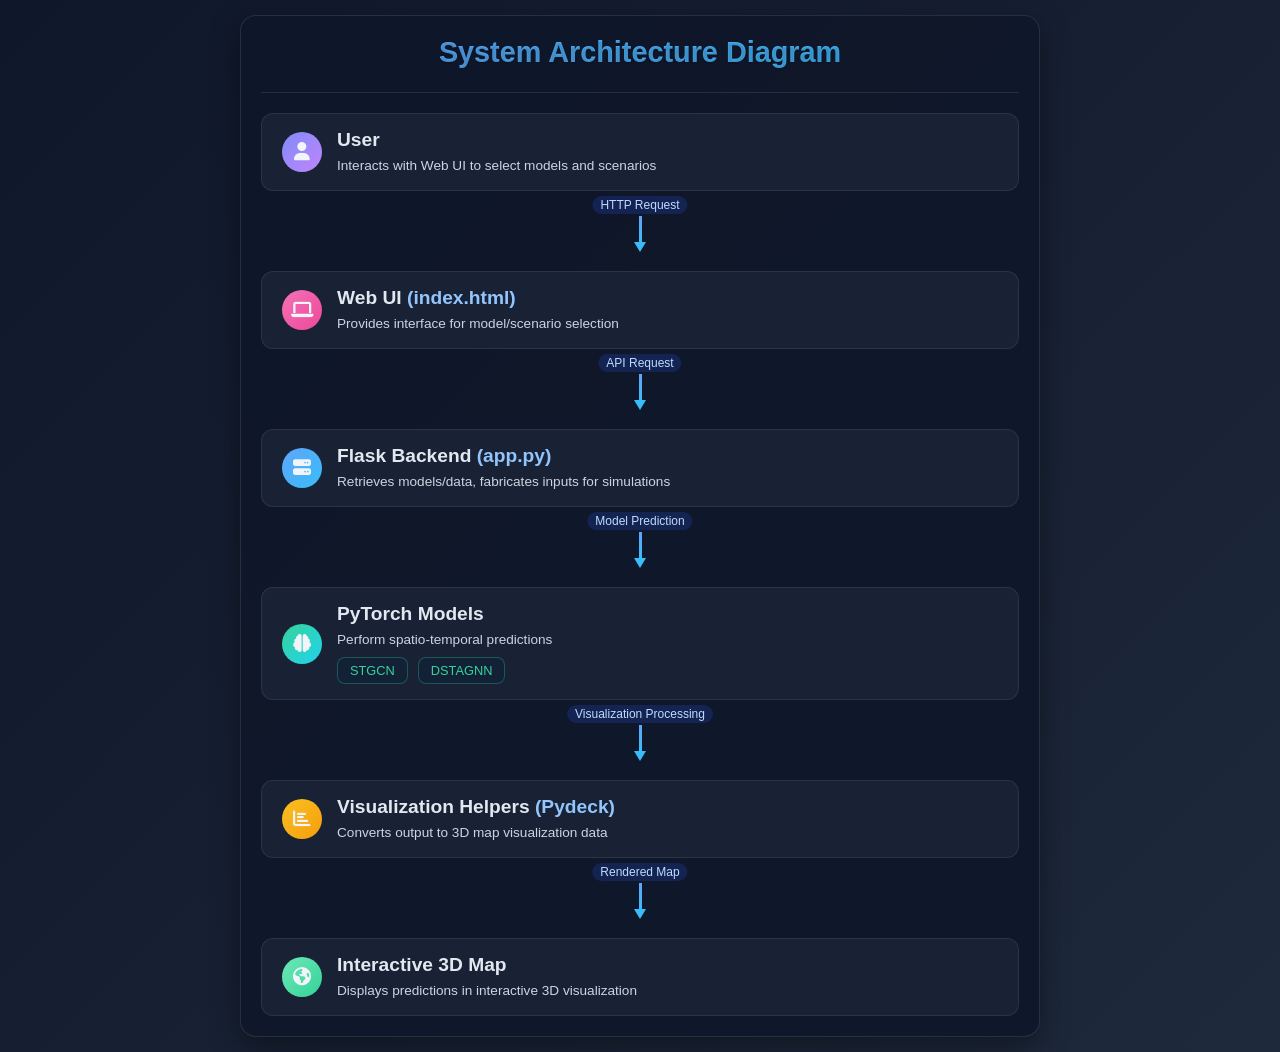
<file: templates/system_arch.html>
<!DOCTYPE html>
<html lang="en">
<head>
    <meta charset="UTF-8">
    <meta name="viewport" content="width=device-width, initial-scale=1.0">
    <title>System Architecture</title>
    <link rel="stylesheet" href="https://cdnjs.cloudflare.com/ajax/libs/font-awesome/6.4.0/css/all.min.css">
    <style>
        * { margin: 0; padding: 0; box-sizing: border-box; font-family: 'Segoe UI', Tahoma, Geneva, Verdana, sans-serif; }
        body { 
            background: linear-gradient(135deg, #0f172a, #1e293b); 
            color: #f1f5f9; 
            min-height: 100vh; 
            display: flex; 
            justify-content: center; 
            align-items: center; 
            padding: 15px; 
        }
        .container { 
            max-width: 800px; 
            width: 100%; 
            background: rgba(15, 23, 42, 0.9); 
            border-radius: 16px; 
            padding: 20px; 
            box-shadow: 0 10px 30px rgba(0,0,0,0.4); 
            border: 1px solid rgba(255,255,255,0.1); 
        }
        .header { 
            text-align: center; 
            margin-bottom: 20px; 
            padding-bottom: 15px; 
            border-bottom: 1px solid rgba(255,255,255,0.1); 
        }
        h1 { 
            font-size: 1.8rem; 
            margin-bottom: 8px; 
            background: linear-gradient(90deg, #60a5fa, #38bdf8); 
            -webkit-background-clip: text; 
            -webkit-text-fill-color: transparent; 
            text-shadow: 0 1px 2px rgba(0,0,0,0.2); 
        }
        .diagram { 
            display: flex; 
            flex-direction: column; 
            align-items: center; 
            gap: 25px; 
        }
        .component { 
            display: flex; 
            align-items: center; 
            gap: 15px; 
            padding: 15px 20px; 
            background: rgba(30, 41, 59, 0.7); 
            border-radius: 12px; 
            width: 100%; 
            border: 1px solid rgba(255,255,255,0.08); 
        }
        .icon { 
            width: 40px; 
            height: 40px; 
            border-radius: 50%; 
            display: flex; 
            justify-content: center; 
            align-items: center; 
            font-size: 18px; 
        }
        .user-icon { background: linear-gradient(135deg, #818cf8, #c084fc); }
        .ui-icon { background: linear-gradient(135deg, #f472b6, #ec4899); }
        .backend-icon { background: linear-gradient(135deg, #60a5fa, #38bdf8); }
        .model-icon { background: linear-gradient(135deg, #34d399, #22d3ee); }
        .viz-icon { background: linear-gradient(135deg, #fbbf24, #f59e0b); }
        .map-icon { background: linear-gradient(135deg, #6ee7b7, #34d399); }
        .content { flex: 1; }
        .title { 
            font-size: 1.2rem; 
            font-weight: 600; 
            margin-bottom: 5px; 
            color: #e2e8f0; 
        }
        .desc { 
            font-size: 0.85rem; 
            color: #cbd5e1; 
            line-height: 1.4; 
        }
        .arrow { 
            position: relative; 
            height: 30px; 
            width: 3px; 
            background: linear-gradient(to bottom, #60a5fa, #38bdf8); 
            margin: 0 auto; 
        }
        .arrow::after { 
            content: ""; 
            position: absolute; 
            bottom: -6px; 
            left: 50%; 
            transform: translateX(-50%); 
            border-left: 6px solid transparent; 
            border-right: 6px solid transparent; 
            border-top: 10px solid #38bdf8; 
        }
        .models { 
            display: flex; 
            gap: 10px; 
            margin-top: 8px; 
            flex-wrap: wrap; 
        }
        .model { 
            background: rgba(15, 34, 58, 0.6); 
            padding: 5px 12px; 
            border-radius: 8px; 
            font-size: 0.8rem; 
            color: #34d399; 
            border: 1px solid rgba(52, 211, 153, 0.3); 
        }
        .highlight { 
            color: #93c5fd; 
            font-weight: 600; 
        }
        .label { 
            position: absolute; 
            top: -20px; 
            left: 50%; 
            transform: translateX(-50%); 
            background: rgba(30, 64, 175, 0.3); 
            padding: 2px 8px; 
            border-radius: 10px; 
            font-size: 0.75rem; 
            color: #bfdbfe; 
            white-space: nowrap; 
        }
    </style>
</head>
<body>
    <div class="container">
        <div class="header">
            <h1>System Architecture Diagram</h1>
        </div>
        
        <div class="diagram">
            <!-- User -->
            <div class="component">
                <div class="icon user-icon">
                    <i class="fas fa-user"></i>
                </div>
                <div class="content">
                    <div class="title">User</div>
                    <div class="desc">Interacts with Web UI to select models and scenarios</div>
                </div>
            </div>
            
            <div class="arrow" style="position:relative;">
                <div class="label">HTTP Request</div>
            </div>
            
            <!-- Web UI -->
            <div class="component">
                <div class="icon ui-icon">
                    <i class="fas fa-laptop"></i>
                </div>
                <div class="content">
                    <div class="title">Web UI <span class="highlight">(index.html)</span></div>
                    <div class="desc">Provides interface for model/scenario selection</div>
                </div>
            </div>
            
            <div class="arrow" style="position:relative;">
                <div class="label">API Request</div>
            </div>
            
            <!-- Flask Backend -->
            <div class="component">
                <div class="icon backend-icon">
                    <i class="fas fa-server"></i>
                </div>
                <div class="content">
                    <div class="title">Flask Backend <span class="highlight">(app.py)</span></div>
                    <div class="desc">Retrieves models/data, fabricates inputs for simulations</div>
                </div>
            </div>
            
            <div class="arrow" style="position:relative;">
                <div class="label">Model Prediction</div>
            </div>
            
            <!-- PyTorch Models -->
            <div class="component">
                <div class="icon model-icon">
                    <i class="fas fa-brain"></i>
                </div>
                <div class="content">
                    <div class="title">PyTorch Models</div>
                    <div class="desc">Perform spatio-temporal predictions</div>
                    <div class="models">
                        <div class="model">STGCN</div>
                        <div class="model">DSTAGNN</div>
                    </div>
                </div>
            </div>
            
            <div class="arrow" style="position:relative;">
                <div class="label">Visualization Processing</div>
            </div>
            
            <!-- Visualization -->
            <div class="component">
                <div class="icon viz-icon">
                    <i class="fas fa-chart-bar"></i>
                </div>
                <div class="content">
                    <div class="title">Visualization Helpers <span class="highlight">(Pydeck)</span></div>
                    <div class="desc">Converts output to 3D map visualization data</div>
                </div>
            </div>
            
            <div class="arrow" style="position:relative;">
                <div class="label">Rendered Map</div>
            </div>
            
            <!-- 3D Map -->
            <div class="component">
                <div class="icon map-icon">
                    <i class="fas fa-globe-americas"></i>
                </div>
                <div class="content">
                    <div class="title">Interactive 3D Map</div>
                    <div class="desc">Displays predictions in interactive 3D visualization</div>
                </div>
            </div>
        </div>
    </div>
</body>
</html>
</file>
